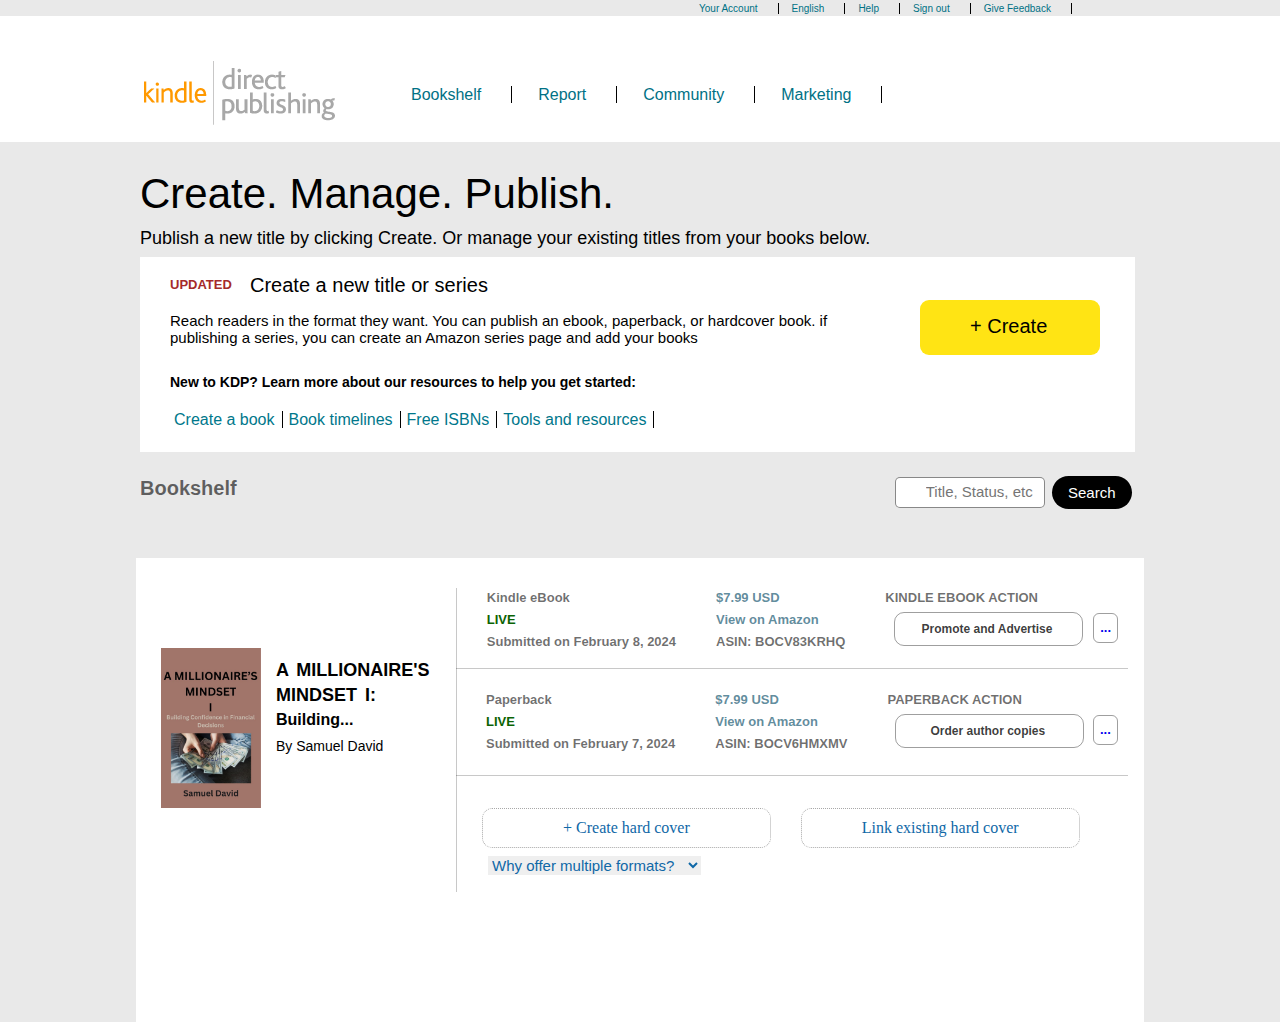
<file: index.html>
<!DOCTYPE html>
<html lang="en">
<head>
    <meta charset="UTF-8">
    <meta name="viewport" content="width=device-width, initial-scale=1.0">
    <title>kdp.amazon.com</title>
    <link rel="stylesheet" href="style.css">
</head>
<body style="background-color:  rgb(233,233,233);">
    <header>
        <nav class="navbar">
            <ul>
                <li><a href="#">Your Account</a></li>
                <li><a href="#">English</a></li>
                <li><a href="#">Help</a></li>
                <li><a href="#">Sign out</a></li>
                <li><a href="#">Give Feedback</a></li>
            </ul>
        </nav>
        <div class="profile">

                <nav class="navbar2">
                       <a href=""><img src="img/kdp-logo-stacked-a._V195281846_.gif" alt="" height="64px" style="margin-right: 50px;"></a>
          

                        <ul>
                            <li><a href="#">Bookshelf</a></li>
                            <li><a href="#">Report</a></li>
                            <li><a href="#">Community</a></li>
                            <li><a href="#">Marketing</a></li>
                        </ul>
        </div>    
                </nav>
    </header>

    <header class="p2">
        <div class="bod">
            <h1>Create. Manage. Publish.</h1>
            <h4> Publish a new title by clicking Create. Or manage your existing titles from your books below. </h4>
        </div>

        <div class="container">
            <h5>UPDATED</h5>
            <h4>Create a new title or series</h4>
            <p>Reach readers in the format they want. You can publish an ebook, paperback,
                or hardcover book. if <br> publishing a series, you can create an Amazon series
                page and add your books
            </p>

            <span><a href="#">New to KDP? Learn more about our resources to help you get
                started:</a>
            </span>

            <ul>
                <li><a href="#">Create a book</a></li>
                <li><a href="#">Book timelines</a></li>
                <li><a href="#">Free ISBNs</a></li>
                <li><a href="#">Tools and resources</a></li>
            </ul>

            <div class="crt-btn">
                <a href="#">+ Create</a>
            </div>
        </div>

        <div class="bod2">
            <h5>Bookshelf</h5>
            
          <input type="search" name="Title"  class="em" id="" placeholder="Title, Status, etc" >
            
          <div class="title-btn">
            <a href="#">Search</a>
          </div>

        </div>
    </header>


    <header>
        <div class="p3">
            <div class="begin">
                <img src="/img/kindle cover for A millionaire's mindset.jpg" alt="" height="160px">
                <h3>A MILLIONAIRE'S <br> MINDSET I:</h3>
                <h4>Building...</h4>
                <p>By Samuel David</p>
            </div>

            <div class="new">
               <p class="op">Kindle eBook <br> <a href="#">LIVE</a> <br> Submitted on February 8, 2024</p>
               <p class="op2"><a href="https://www.amazon.com/">$7.99 USD <br> View on Amazon</a> <br> ASIN: BOCV83KRHQ</p>
               <p class="op3">KINDLE EBOOK ACTION <br> <a href="#" id="one">Promote and Advertise</a> <a href="#" id="two">...</a></p>
            </div>

            <div class="part">
                <p class="to">Paperback <br> <a href="#">LIVE</a> <br> Submitted on February 7, 2024</p>
                <p class="to2"><a href="https://www.amazon.com/">$7.99 USD <br> View on Amazon</a> <br> ASIN: BOCV6HMXMV</p>
                <p class="to3">PAPERBACK ACTION <br> <a href="#" id="three">Order author copies</a> <a href="#" id="four">...</a></p>
            </div>

            <div class="old">
                <a href="#" id="five">+ Create hard cover</a>
                <a href="#" id="six"> Link existing hard cover</a>
            </div>
           <div class="boo">
            <select name="Why offer multiple formats" id="print">
                <option value="">Why offer multiple  formats?</option>
                <option value="" >Why offer multiple  formats?</option>
                <option value="">Why offer multiple  formats?</option>
            </select>
           </div> 
        </div>
    </header>
</body>       
</html>
</file>
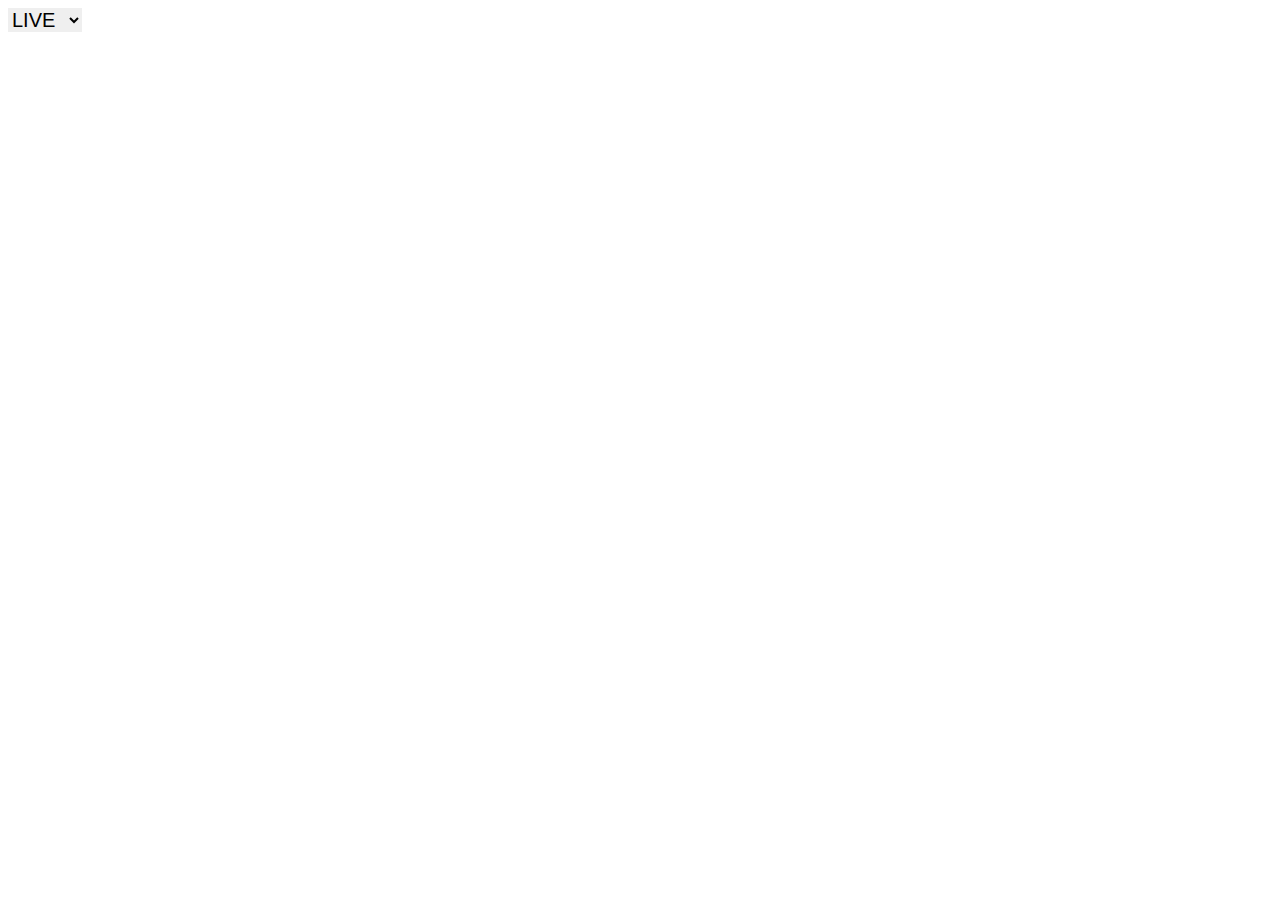
<file: test.html>
<!DOCTYPE html>
<html lang="en">
<head>
    <meta charset="UTF-8">
    <meta name="viewport" content="width=device-width, initial-scale=1.0">
    <title>Document</title>
    <link rel="stylesheet" href="test.css">
</head>
<body>
    <div class="test">
    <select name="people" id="po">
        <option value="male">LIVE </option>
        <option value="male">HEY</option>
        <option value="male">male</option>
        <option value="male">male</option>
        <option value="male">male</option>
    </select>
</div>
</body>
</html>
</file>
<file: style.css>
*{
    margin: 0;
    padding: 0;
    list-style-type: none;    
}
.navbar{
    height: 16px;
}
.navbar ul{
    position: absolute;
    display: flex;
    left : 43em;
    top: -2px;
}
.navbar li{
    margin: 0px 10px 0px 7px;
   
}
.navbar a{
    font-size: 10px;
    font-weight: 300;
    text-decoration: none;
    color: rgb(0,113,133);
    font-family: Arial, sans-serif;
    border: black 1px solid;
    border-bottom: none;
    border-top: none;
    border-left: none;
    margin: 0px -8px 0px -4px;
    padding: 0px 20px 0px 8px;
}

.profile{
height: 126px;
/* border: 1px solid black; */
background-color: rgb(255,255,255);
}

.navbar2{
    position: relative;
    display: inline-flex;
    left: 9em;
    top: 45px;
    /* border: black 1px solid; */
}
.navbar2 ul{
    position: relative;
    display: flex;
    top: 25px;
    left: 20px;
}
.navbar2 li{
    margin: 0px 10px 0px 10px;
}
.navbar2 ul li a{
    font-size: 16px;
    font-family: Arial ;
    border: black 1px solid;
    margin: 0px 10px 0px -4px;
    text-decoration: none;
    color: rgb(0,113,133);
    padding: 0px 30px 0px 0px;
    border-top: none;
    border-bottom: none;
    border-left: none;
}

.p2{
    position: absolute;
    left: 140px;
    top: 170px;
}
.bod h1{
    font-size: 42px;
    font-family: Arial, clean, sans-serif;
    font-weight: lighter;
    margin: 0px 0px 10px 0px;
}
.bod h4{
    font-size: 18px;
    font-weight: lighter;
    font-family: Arial, sans-serif;
    margin: 0px 0px 8px 0px;
}
.container{
    height: 170px;
    width: 60em;
    background-color: white;
    padding: 20px 5px 5px 30px;
}
.container h5{
    font-size: 13px;
    font-family: Arial;
    font-weight: 800;
    color: brown;
}
.container h4{
    position: absolute;
    top: 104px;
    left: 110px;
    font-size: 20px;
    font-weight: 500;
    font-family: Arial, sans-serif;
}
.container p{
    margin: 20px 0px 27px 0px;
    font-size: 15px;
    font-weight: 500;
    font-family: Arial;
}
.container span{
    margin: 0px 0px 0px 0px;
}
.container span a{
   font-weight: 800;
   font-size: 14px;
   font-family: Arial,sans-serif;
   text-decoration: none;
   color: black;
}
.container ul{
    position: absolute;
    display: flex;
    margin: 20px 0px 0px 0px;
}
.container li{
    margin: 0px 2px 0px 4px;
}
.container ul li a{
    text-decoration: none;
    font-size: 16px;
    font-weight: 500;
    font-family: Arial, sans-serif;
    border: 1px solid black;
    padding: 0px 7px 0px 0px;
    border-top: none;
    border-bottom: none;
    border-left: none;
    color: rgb(0, 119, 139);
}

.crt-btn{
    height: 40px;
    width: 130px;
    position: absolute;
    right: 35px;
    top: 130px;
    border-radius: 9px;
    background-color: rgb(255, 228, 20);
    padding: 15px 0px 0px 50px;
    cursor: pointer;
}

.crt-btn a{
   font-size: 20px;
   font-family: Arial, Helvetica, sans-serif;
   font-weight: 500;
   text-decoration: none;
   color: black;
}
.bod2 {
    margin: 25px 0px 25px 0px;
    display: flex;
}
.bod2 h5{
    margin: 0px 10px 0px 0px;
    font-size: 20px;
    font-weight: 600;
    color: rgba(0, 0, 0, 0.593);
    font-family: Arial, sans-serif;
}
.bod2 input{
    position: relative;
   left: 648px;
   font-size: 25px;
   width: 150px;
   border-radius: 5px;
   border: 1px rgba(0, 0, 0, 0.466) solid;
}
.bod2 input::placeholder{
    font-size: 15px;
    left: 30px;
    position: relative;
    top: -4px;
}
.title-btn{
    height: 33px;
    width: 80px;
    background-color: black;
    border-radius: 20px;
    left: 57em;
    top: 19.1em;
    position: absolute;
}
.title-btn a{
    padding: 8px 0px 0px 16px ;
    position: absolute;
    color: white;
    text-decoration: none;
    font-family: Arial, sans-serif;
    font-size: 15px;
    font-weight: 500;
}

.p3{
    position: relative;
    top: 26em;
    left: 8.5em;
    background-color: white;
    width: 63em;
   height: 29em;      /* bodyheight */
}
.begin img{
    padding: 70px 0px 0px 25px;
    top: 20px;
    position: relative;
}
.begin h3{
    display: inline;
    top:100px;
    left: 140px;
    position: absolute;
    font-family: Arial;
    font-size: 18px;
    word-spacing: 3px;
    font-weight: 600;
    line-height: 1.4em;
}
.begin h4{
display: inline;
position: absolute;
top: 140px;
left: 140px;
font-family: Arial;
line-height: 2.7em;
}
.begin p{
display: inline;
font-family: Arial;
top: 180px;
left: 140px;
font-weight: 500;
font-size: 14px;
position: absolute;
}

/* today */
.new{
position: absolute;
display: flex;
right: 6em;
top: 30px;
height: 19em;
border: 0.5px solid rgba(0, 0, 0, 0.216);
border-top: none;
border-right: none;
border-bottom: none;
}

.new p{
    margin: -1px 15px 0px 25px;
    font-size: 13px;
    line-height: 1.7em;
    font-family: arial;
    font-weight: 600;
    color: rgba(0, 0, 0, 0.567);
    left: 5px;
    position: relative;
}
.new .op a{
    text-decoration: none;
    color: rgb(11, 99, 3);
    font-weight: 700;
}
.new .op2 a{
    text-decoration: none;
    color: rgba(5, 75, 102, 0.646);
}
.new .op3 #one{
    text-decoration: none;
    border: 1px solid rgba(0, 0, 0, 0.375);
    padding: 5px 15px 5px 12px;
    text-align: center;
    width: 160px;
    top: 25px;
    right: -45px;
    border-radius: 10px;
    position: absolute;
    font-size: 12px;
    color: rgba(0, 0, 0, 0.775);
}
.new .op3 #two{
    position: absolute;
    right: -80px;
    top: 26px;
    border-radius: 6px;
    text-decoration: none;
    border: 1px solid  rgba(0, 0, 0, 0.375);
    padding: 3px 6px 3px 6px;
}

.part{
position: absolute;
display: flex;
right: 1em;
top: 110px;
border: 1px solid rgba(0, 0, 0, 0.216);
width: 42em;
border-left: none;
border-right: none;
}
.part p{
    font-size: 13px;
    line-height: 1.7em;
    font-family: arial;
    font-weight: 600;
    color: rgba(0, 0, 0, 0.567);
    position: relative;
    left: 15px;
    margin: 20px 25px 20px 15px;
}
.part .to a{
    text-decoration: none;
    color: rgb(11, 99, 3);
    font-weight: 700;
}
.part .to2 a{
    text-decoration: none;
    color: rgba(5, 75, 102, 0.646);
}
.part .to3 #three{
    text-decoration: none;
    border: 1px solid rgba(0, 0, 0, 0.375);
    padding: 5px 15px 5px 12px;
    text-align: center;
    width: 160px;
    top: 25px;
    right: -62px; 
    border-radius: 10px;
    position: absolute;
    font-size: 12px;
    color: rgba(0, 0, 0, 0.775);
}
.part .to3 #four{
    position: absolute;
    right: -96px;
    top: 26px;
    border-radius: 6px;
    text-decoration: none;
    border: 1px solid  rgba(0, 0, 0, 0.375);
    padding: 3px 6px 3px 6px;
}
.old{
 position: absolute;
 left: 21em;
 top: 250px;
 width: 44em;
 display: flex;

}
.old a{
    margin: 0px 20px 0px 10px;

}
.old #five{
 border: 1px dotted rgba(0, 0, 0, 0.342);
 text-decoration: none;
 padding: 10px 80px 10px 80px;
 border-radius: 10px;
 color: rgb(15, 104, 167);
}
.old #six{
 border: 1px dotted rgba(0, 0, 0, 0.342);
 text-decoration: none;
 padding: 10px 60px 10px 60px;
 border-radius: 10px;
 color: rgb(15, 104, 167);
}
.boo {
    position: relative;
    top: 4em;
    border: none;
   left: 22em;
    width: 200px;
    
}
.boo #print{
border: none;
padding-right: 10px;
color:  rgb(15, 104, 167);
font-family: Arial;
font-size: 15px;
text-decoration: none;
}

.boo #space{
    
    
    
    color: rgb(15, 104, 167);
}
</file>
<file: test.css>
.test #po{
    border: none !important;
    font-size: 20px;
    padding-right: 10px;
    
}
.test #po :hover{
    border: none;
}
</file>
